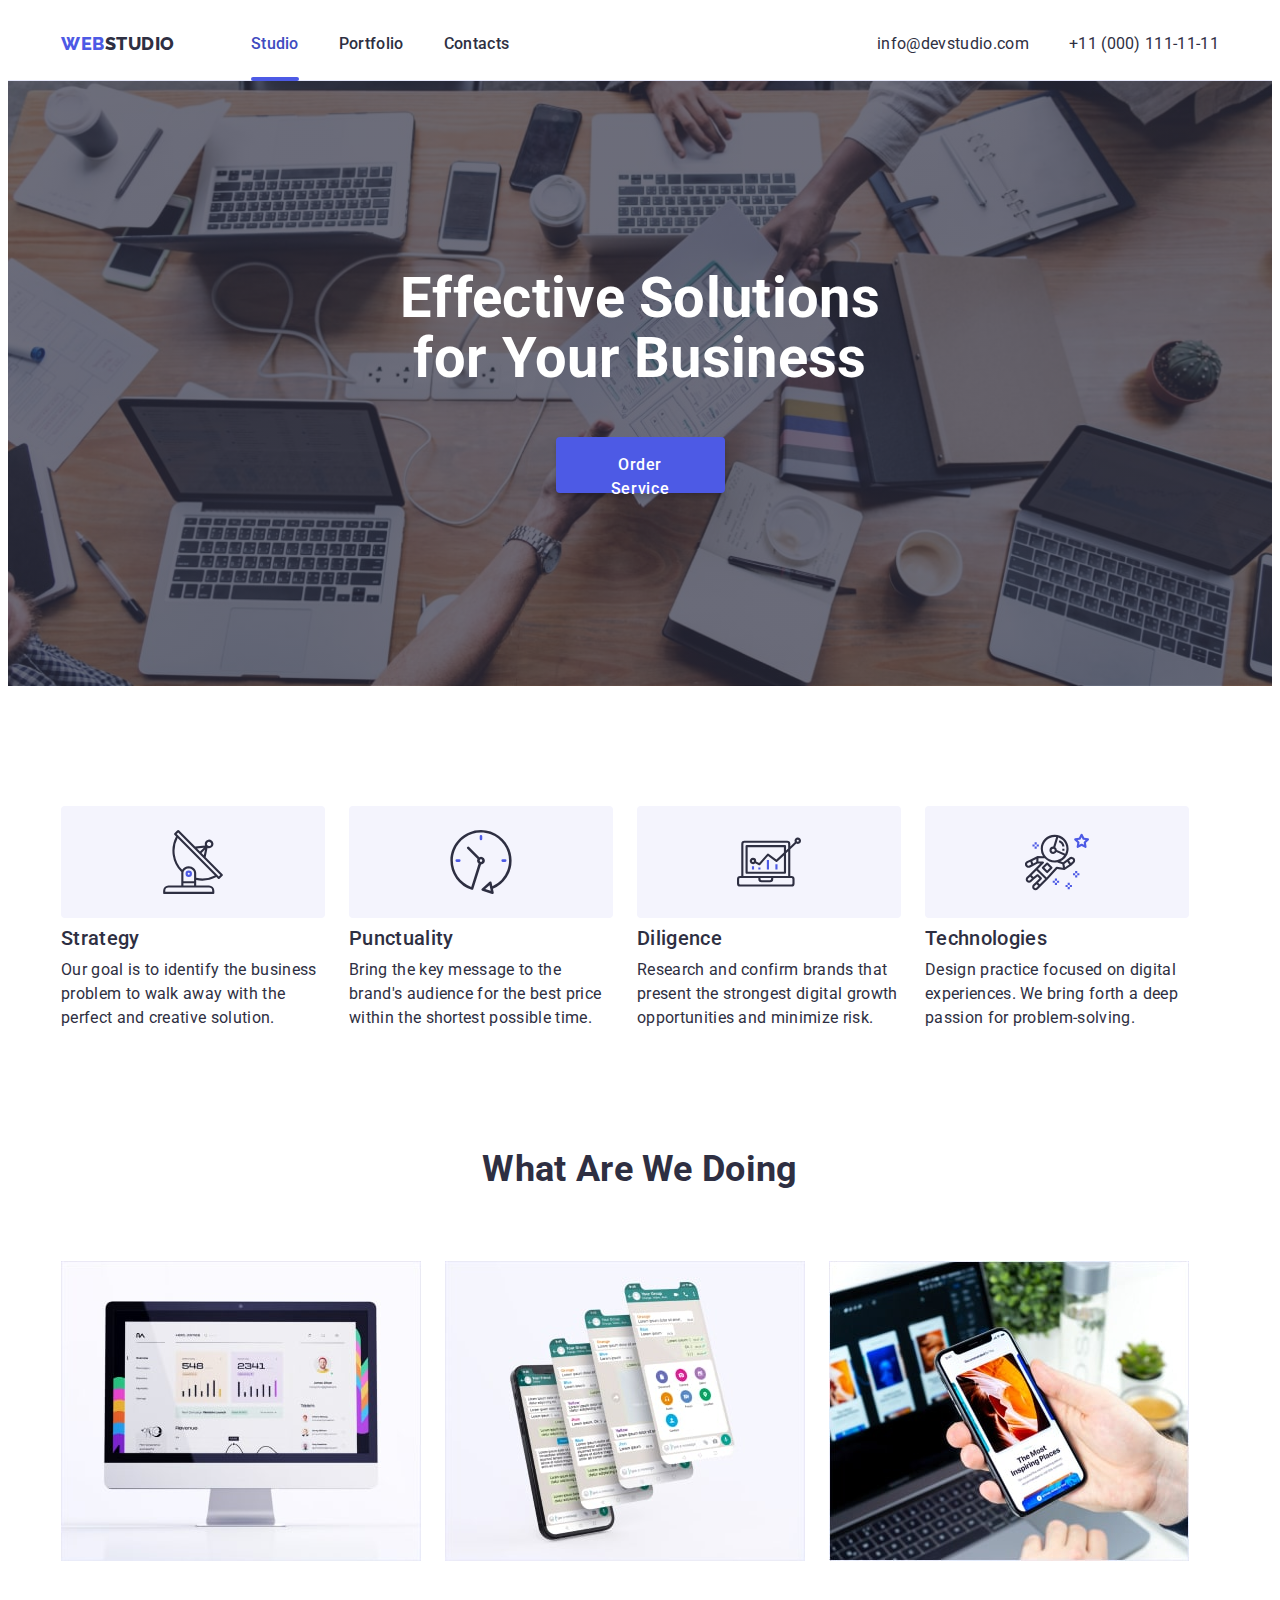
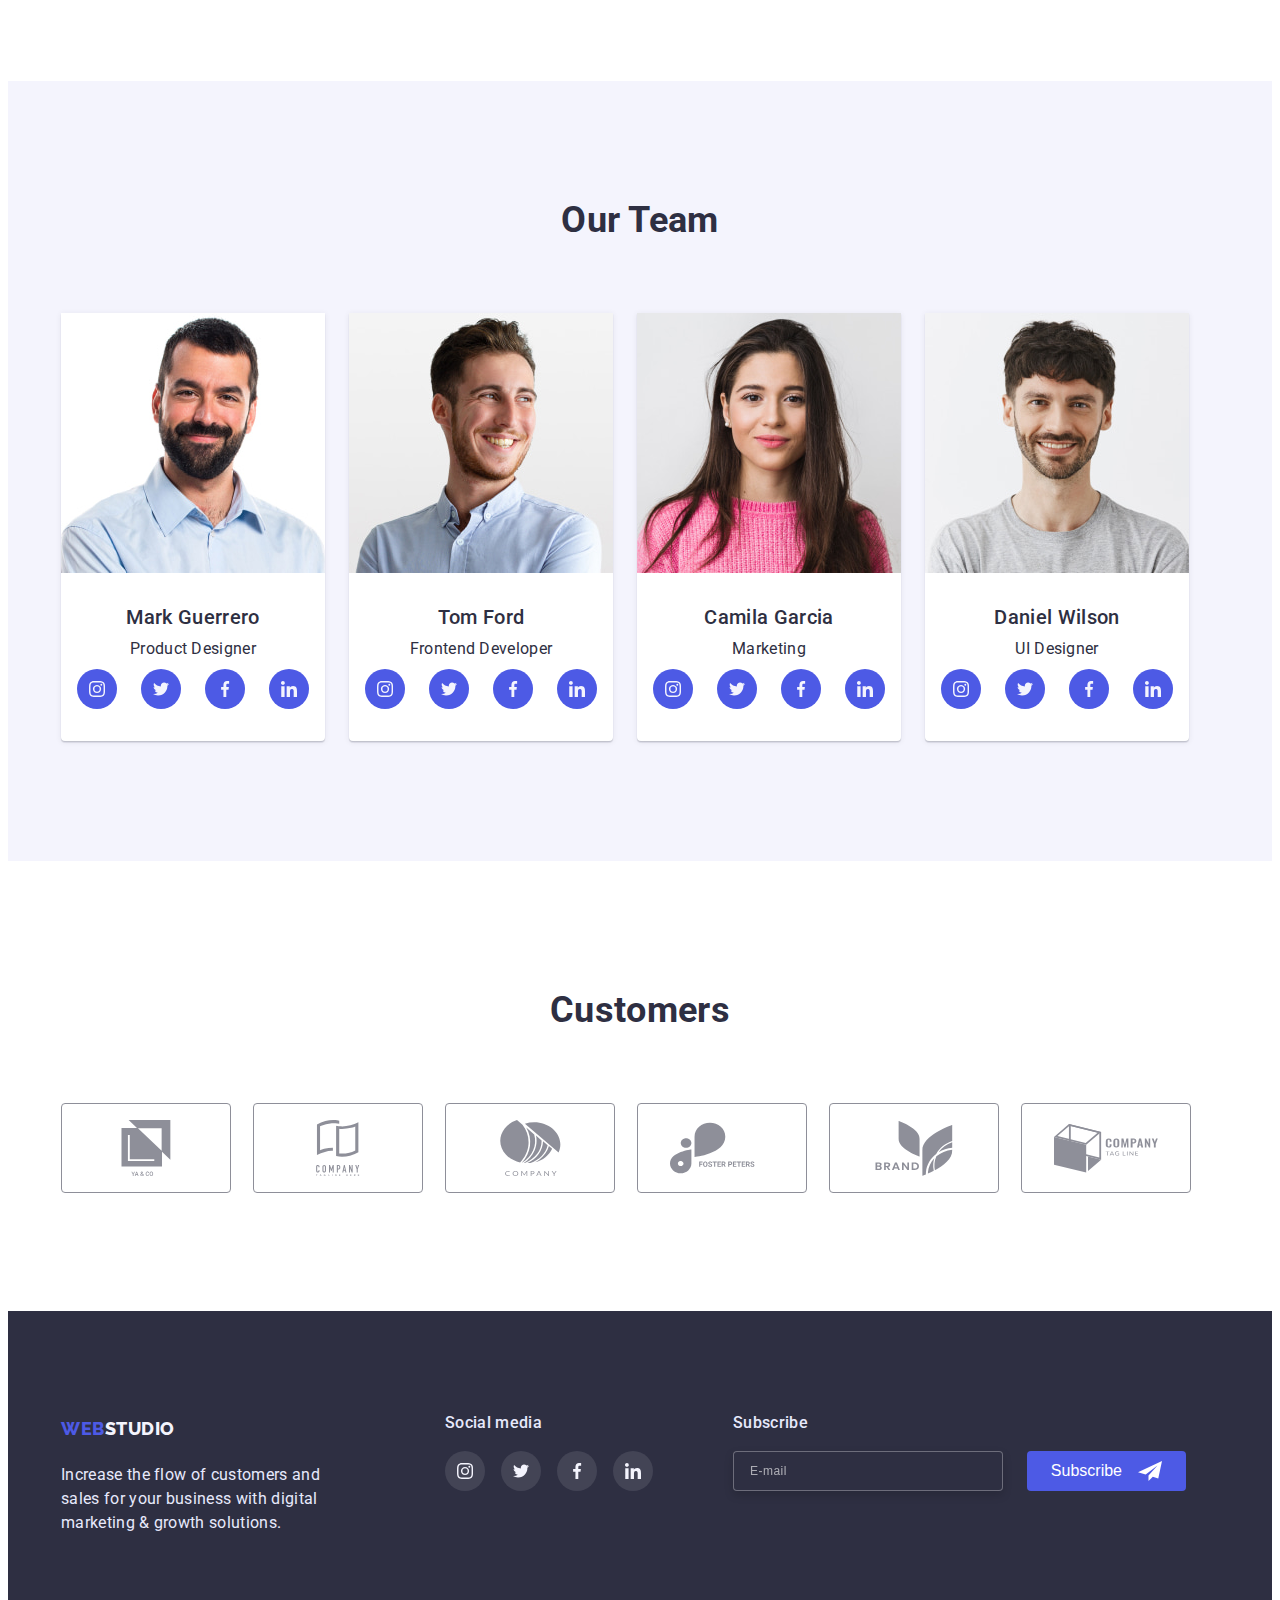
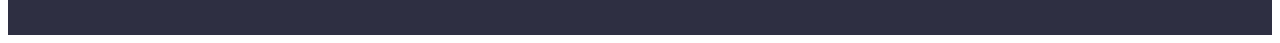
<file: index.html>
<!DOCTYPE html>
<html lang="en">
  <head>
    <meta charset="UTF-8" />
    <meta http-equiv="X-UA-Compatible" content="IE=edge" />
    <meta name="viewport" content="width=device-width, initial-scale=1.0" />
    <title>WEBSTUDIO</title>

    <link rel="preconnect" href="https://fonts.googleapis.com" />
    <link rel="preconnect" href="https://fonts.gstatic.com" crossorigin />
    <link
      href="https://fonts.googleapis.com/css2?family=Raleway:wght@800&family=Roboto:wght@400;500;700;900&display=swap"
      rel="stylesheet"
    />
    <link
      rel="stylesheet"
      href="https://cdnjs.cloudflare.com/ajax/libs/modern-normalize/1.1.0/modern-normalize.min.css"
      integrity="sha512-wpPYUAdjBVSE4KJnH1VR1HeZfpl1ub8YT/NKx4PuQ5NmX2tKuGu6U/JRp5y+Y8XG2tV+wKQpNHVUX03MfMFn9Q=="
      crossorigin="anonymous"
      referrerpolicy="no-referrer"
    />
    <link rel="stylesheet" href="./css/styles.css" />
  </head>

  <body>
    <!-- header -->

    <header class="header">
      <div class="container">
        <nav class="nav">
          <a href="./index.html" class="logo"
            ><span class="logo-color">WEB</span>STUDIO</a
          >
          <ul class="nav-list">
            <li class="item">
              <a href="./index.html" class="link current">Studio</a>
            </li>
            <li class="item">
              <a href="./Portfolio.html" class="link">Portfolio</a>
            </li>
            <li class="item"><a href="" class="link">Contacts</a></li>
          </ul>

          <address class="addres">
            <ul class="addres-list">
              <li class="item">
                <a href="mailto:info@devstudio.com" class="link"
                  >info@devstudio.com</a
                >
              </li>
              <li class="item">
                <a href="tel:+110001111111" class="link">+11 (000) 111-11-11</a>
              </li>
            </ul>
          </address>
        </nav>
      </div>
    </header>

    <!-- main -->

    <main class="main">
      <section class="main-section">
        <div class="container">
          <h1 class="main-title">
            Effective Solutions <br />
            for Your Business
          </h1>
          <button type="button" class="btn" data-modal-open>
            Order Service
          </button>
        </div>
      </section>

      <section class="advantage-section section">
        <div class="container">
          <h2 class="visually-hidden">Advantage</h2>
          <ul class="advantage-list">
            <li class="item">
              <div class="advantage-bg">
                <svg class="advantage-icon">
                  <use href="./images/icons.svg#icon-antenna"></use>
                </svg>
              </div>
              <h3 class="title">Strategy</h3>
              <p class="paragraph">
                Our goal is to identify the business problem to walk away with
                the perfect and creative solution.
              </p>
            </li>
            <li class="item">
              <div class="advantage-bg">
                <svg class="advantage-icon">
                  <use href="./images/icons.svg#icon-clock"></use>
                </svg>
              </div>
              <h3 class="title">Punctuality</h3>
              <p class="paragraph">
                Bring the key message to the brand's audience for the best price
                within the shortest possible time.
              </p>
            </li>
            <li class="item">
              <div class="advantage-bg">
                <svg class="advantage-icon">
                  <use href="./images/icons.svg#icon-diagram"></use>
                </svg>
              </div>
              <h3 class="title">Diligence</h3>
              <p class="paragraph">
                Research and confirm brands that present the strongest digital
                growth opportunities and minimize risk.
              </p>
            </li>
            <li class="item">
              <div class="advantage-bg">
                <svg class="advantage-icon">
                  <use href="./images/icons.svg#icon-astronaut"></use>
                </svg>
              </div>
              <h3 class="title">Technologies</h3>
              <p class="paragraph">
                Design practice focused on digital experiences. We bring forth a
                deep passion for problem-solving.
              </p>
            </li>
          </ul>
        </div>
      </section>

      <section class="galery-section section">
        <div class="container">
          <h2 class="title-section">What Are We Doing</h2>
          <ul class="galery-list">
            <li class="item">
              <img src="./images/img1-stats.jpg" alt="stats" width="360" />
            </li>
            <li class="item">
              <img src="./images/img2-chat.jpg" alt="chat" width="360" />
            </li>
            <li class="item">
              <img
                src="./images/img3-recommended.jpg"
                alt="recommended"
                width="360"
              />
            </li>
          </ul>
        </div>
      </section>

      <section class="team-section section">
        <div class="container">
          <h2 class="title-section">Our Team</h2>
          <ul class="team-list">
            <li class="item team">
              <img
                src="./images/1-Mark-Guerrero.jpg"
                alt="Mark-Guerrero"
                width="264"
              />
              <div class="team-text-box">
                <h3 class="title">Mark Guerrero</h3>
                <p class="paragraph">Product Designer</p>
                <ul class="team-soc-list">
                  <li class="team-soc-item">
                    <a
                      href="https://www.instagram.com/"
                      class="team-soc-link"
                      target="_blank"
                      rel="noopener noreferrer"
                    >
                      <svg class="team-soc-icon">
                        <use href="./images/icons.svg#icon-instagram"></use>
                      </svg>
                    </a>
                  </li>
                  <li class="team-soc-item">
                    <a
                      href="https://twitter.com/"
                      class="team-soc-link"
                      target="_blank"
                      rel="noopener noreferrer"
                    >
                      <svg class="team-soc-icon">
                        <use href="./images/icons.svg#icon-twitter"></use>
                      </svg>
                    </a>
                  </li>
                  <li class="team-soc-item">
                    <a
                      href="https://facebook.com/"
                      class="team-soc-link"
                      target="_blank"
                      rel="noopener noreferrer"
                    >
                      <svg class="team-soc-icon">
                        <use href="./images/icons.svg#icon-facebook"></use>
                      </svg>
                    </a>
                  </li>
                  <li class="team-soc-item">
                    <a
                      href="https://linkedin.com/"
                      class="team-soc-link"
                      target="_blank"
                      rel="noopener noreferrer"
                    >
                      <svg class="team-soc-icon">
                        <use href="./images/icons.svg#icon-linkedin"></use>
                      </svg>
                    </a>
                  </li>
                </ul>
              </div>
            </li>
            <li class="item team">
              <img src="./images/2-Tom-Ford.jpg" alt="Tom-Ford" width="264" />
              <div class="team-text-box">
                <h3 class="title">Tom Ford</h3>
                <p class="paragraph">Frontend Developer</p>
                <ul class="team-soc-list">
                  <li class="team-soc-item">
                    <a
                      href="https://www.instagram.com/"
                      class="team-soc-link"
                      target="_blank"
                      rel="noopener noreferrer"
                    >
                      <svg class="team-soc-icon">
                        <use href="./images/icons.svg#icon-instagram"></use>
                      </svg>
                    </a>
                  </li>
                  <li class="team-soc-item">
                    <a
                      href="https://twitter.com/"
                      class="team-soc-link"
                      target="_blank"
                      rel="noopener noreferrer"
                    >
                      <svg class="team-soc-icon">
                        <use href="./images/icons.svg#icon-twitter"></use>
                      </svg>
                    </a>
                  </li>
                  <li class="team-soc-item">
                    <a
                      href="https://facebook.com/"
                      class="team-soc-link"
                      target="_blank"
                      rel="noopener noreferrer"
                    >
                      <svg class="team-soc-icon">
                        <use href="./images/icons.svg#icon-facebook"></use>
                      </svg>
                    </a>
                  </li>
                  <li class="team-soc-item">
                    <a
                      href="https://linkedin.com/"
                      class="team-soc-link"
                      target="_blank"
                      rel="noopener noreferrer"
                    >
                      <svg class="team-soc-icon">
                        <use href="./images/icons.svg#icon-linkedin"></use>
                      </svg>
                    </a>
                  </li>
                </ul>
              </div>
            </li>
            <li class="item team">
              <img
                src="./images/3-Camila-Garcia.jpg"
                alt="Camila-Garcia"
                width="264"
              />
              <div class="team-text-box">
                <h3 class="title">Camila Garcia</h3>
                <p class="paragraph">Marketing</p>
                <ul class="team-soc-list">
                  <li class="team-soc-item">
                    <a
                      href="https://www.instagram.com/"
                      class="team-soc-link"
                      target="_blank"
                      rel="noopener noreferrer"
                    >
                      <svg class="team-soc-icon">
                        <use href="./images/icons.svg#icon-instagram"></use>
                      </svg>
                    </a>
                  </li>
                  <li class="team-soc-item">
                    <a
                      href="https://twitter.com/"
                      class="team-soc-link"
                      target="_blank"
                      rel="noopener noreferrer"
                    >
                      <svg class="team-soc-icon">
                        <use href="./images/icons.svg#icon-twitter"></use>
                      </svg>
                    </a>
                  </li>
                  <li class="team-soc-item">
                    <a
                      href="https://facebook.com/"
                      class="team-soc-link"
                      target="_blank"
                      rel="noopener noreferrer"
                    >
                      <svg class="team-soc-icon">
                        <use href="./images/icons.svg#icon-facebook"></use>
                      </svg>
                    </a>
                  </li>
                  <li class="team-soc-item">
                    <a
                      href="https://linkedin.com/"
                      class="team-soc-link"
                      target="_blank"
                      rel="noopener noreferrer"
                    >
                      <svg class="team-soc-icon">
                        <use href="./images/icons.svg#icon-linkedin"></use>
                      </svg>
                    </a>
                  </li>
                </ul>
              </div>
            </li>
            <li class="item team">
              <img
                src="./images/4-DanielWilson.jpg"
                alt="Daniel-Wilson"
                width="264"
              />
              <div class="team-text-box">
                <h3 class="title">Daniel Wilson</h3>
                <p class="paragraph">UI Designer</p>
                <ul class="team-soc-list">
                  <li class="team-soc-item">
                    <a
                      href="https://www.instagram.com/"
                      class="team-soc-link"
                      target="_blank"
                      rel="noopener noreferrer"
                    >
                      <svg class="team-soc-icon">
                        <use href="./images/icons.svg#icon-instagram"></use>
                      </svg>
                    </a>
                  </li>
                  <li class="team-soc-item">
                    <a
                      href="https://twitter.com/"
                      class="team-soc-link"
                      target="_blank"
                      rel="noopener noreferrer"
                    >
                      <svg class="team-soc-icon">
                        <use href="./images/icons.svg#icon-twitter"></use>
                      </svg>
                    </a>
                  </li>
                  <li class="team-soc-item">
                    <a
                      href="https://facebook.com/"
                      class="team-soc-link"
                      target="_blank"
                      rel="noopener noreferrer"
                    >
                      <svg class="team-soc-icon">
                        <use href="./images/icons.svg#icon-facebook"></use>
                      </svg>
                    </a>
                  </li>
                  <li class="team-soc-item">
                    <a
                      href="https://linkedin.com/"
                      class="team-soc-link"
                      target="_blank"
                      rel="noopener noreferrer"
                    >
                      <svg class="team-soc-icon">
                        <use href="./images/icons.svg#icon-linkedin"></use>
                      </svg>
                    </a>
                  </li>
                </ul>
              </div>
            </li>
          </ul>
        </div>
      </section>
      <section class="customers">
        <div class="container">
          <h2 class="customers-title">Customers</h2>
          <ul class="customers-list">
            <li class="customers-item">
              <a
                href=""
                class="customers-link"
                target="_blank"
                rel="noopener noreferrer"
              >
                <svg class="customers-icon">
                  <use href="./images/icons.svg#icon-company1"></use>
                </svg>
              </a>
            </li>
            <li class="customers-item">
              <a
                href=""
                class="customers-link"
                target="_blank"
                rel="noopener noreferrer"
              >
                <svg class="customers-icon">
                  <use href="./images/icons.svg#icon-company2"></use>
                </svg>
              </a>
            </li>
            <li class="customers-item">
              <a
                href=""
                class="customers-link"
                target="_blank"
                rel="noopener noreferrer"
              >
                <svg class="customers-icon">
                  <use href="./images/icons.svg#icon-company3"></use>
                </svg>
              </a>
            </li>
            <li class="customers-item">
              <a
                href=""
                class="customers-link"
                target="_blank"
                rel="noopener noreferrer"
              >
                <svg class="customers-icon">
                  <use href="./images/icons.svg#icon-company4"></use>
                </svg>
              </a>
            </li>
            <li class="customers-item">
              <a
                href=""
                class="customers-link"
                target="_blank"
                rel="noopener noreferrer"
              >
                <svg class="customers-icon">
                  <use href="./images/icons.svg#icon-company5"></use>
                </svg>
              </a>
            </li>
            <li class="customers-item">
              <a
                href=""
                class="customers-link"
                target="_blank"
                rel="noopener noreferrer"
              >
                <svg class="customers-icon">
                  <use href="./images/icons.svg#icon-company6"></use>
                </svg>
              </a>
            </li>
          </ul>
        </div>
      </section>
    </main>

    <!-- footer -->

    <footer class="footer">
      <div class="container">
        <div class="footer-logo-box">
          <a href="./index.html" class="logo logo-footer"
            ><span class="logo-color">WEB</span>STUDIO</a
          >
          <p class="paragraph paragraph-color">
            Increase the flow of customers and sales for your business with
            digital marketing & growth solutions.
          </p>
        </div>
        <div class="footer-soc-box">
          <h2 class="footer-soc-title">Social media</h2>
          <ul class="footer-soc-list">
            <li class="footer-soc-item">
              <a
                class="footer-soc-link"
                href="https://www.instagram.com/"
                target="_blank"
                rel="noopener noreferrer"
              >
                <svg class="footer-soc-icon">
                  <use href="./images/icons.svg#icon-instagram"></use>
                </svg>
              </a>
            </li>
            <li class="footer-soc-item">
              <a
                class="footer-soc-link"
                href="https://twitter.com/"
                target="_blank"
                rel="noopener noreferrer"
              >
                <svg class="footer-soc-icon">
                  <use href="./images/icons.svg#icon-twitter"></use>
                </svg>
              </a>
            </li>
            <li class="footer-soc-item">
              <a
                class="footer-soc-link"
                href="https://facebook.com/"
                target="_blank"
                rel="noopener noreferrer"
              >
                <svg class="footer-soc-icon">
                  <use href="./images/icons.svg#icon-facebook"></use>
                </svg>
              </a>
            </li>
            <li class="footer-soc-item">
              <a
                class="footer-soc-link"
                href="https://linkedin.com/"
                target="_blank"
                rel="noopener noreferrer"
              >
                <svg class="footer-soc-icon">
                  <use href="./images/icons.svg#icon-linkedin"></use>
                </svg>
              </a>
            </li>
          </ul>
        </div>
        <div class="footer-subscribe">
          <p class="subscribe-title">Subscribe</p>
          <form class="footer-form">
            <input
              class="footer-imput"
              type="email"
              name="mail"
              placeholder="E-mail"
              required
            />
            <button class="footer-btn" type="submit">
              <span>Subscribe</span>
              <svg class="footer-btn-icon">
                <use href="./images/icons.svg#icon-airplane"></use>
              </svg>
            </button>
          </form>
        </div>
      </div>
    </footer>

    <!-- modal -->

    <div class="backdrop is-hidden" data-modal>
      <div class="modal">
        <button type="button" class="modal-btn" data-modal-close>
          <svg class="icon-modal-close-btn">
            <use href="./images/icons.svg#icon-modal-close-btn"></use>
          </svg>
        </button>
        <p class="modal-title">Leave your contacts and we will call you back</p>
        <form class="modal-form">
          <div class="form-field">
            <label class="form-label" for="name">Name</label>
            <div class="input-wrap">
              <input
                class="form-input"
                type="text"
                name="name"
                id="name"
                required
              />
              <svg class="form-input-icon" width="18" hight="18">
                <use href="./images/icons.svg#icon-person"></use>
              </svg>
            </div>
          </div>
          <div class="form-field">
            <label class="form-label" for="tel">Phone</label>
            <div class="input-wrap">
              <input
                class="form-input"
                type="tel"
                name="tel"
                id="tel"
                required
              />
              <svg class="form-input-icon" width="18" hight="24">
                <use href="./images/icons.svg#icon-phone"></use>
              </svg>
            </div>
          </div>
          <div class="form-field">
            <label class="form-label" for="mail">Email</label>
            <div class="input-wrap">
              <input class="form-input" type="email" name="mail" id="mail" />
              <svg class="form-input-icon" width="18" hight="24">
                <use href="./images/icons.svg#icon-email"></use>
              </svg>
            </div>
          </div>
          <div class="form-field">
            <label class="form-label" for="comment">Comment</label>
            <textarea
              class="form-input textarea"
              name="comment"
              id="comment"
              placeholder="Text input"
            ></textarea>
          </div>
          <div class="form-checkbox">
            <input
              class="input-check"
              type="checkbox"
              name="policy"
              value="true"
              id="policy"
              required
            />
            <label class="form-label check-text" for="policy">
              <span>
                <svg class="check-icon" width="10" hight="8">
                  <use href="./images/icons.svg#icon-check"></use>
                </svg>
              </span>
              I accept the terms and conditions of the
              <a href="#" class="modal-policy">Privacy Policy</a></label
            >
          </div>
          <button class="modal-btn-send" type="submit">Send</button>
        </form>
      </div>
    </div>

    <script src="./js/modal.js"></script>
  </body>
</html>
</file>
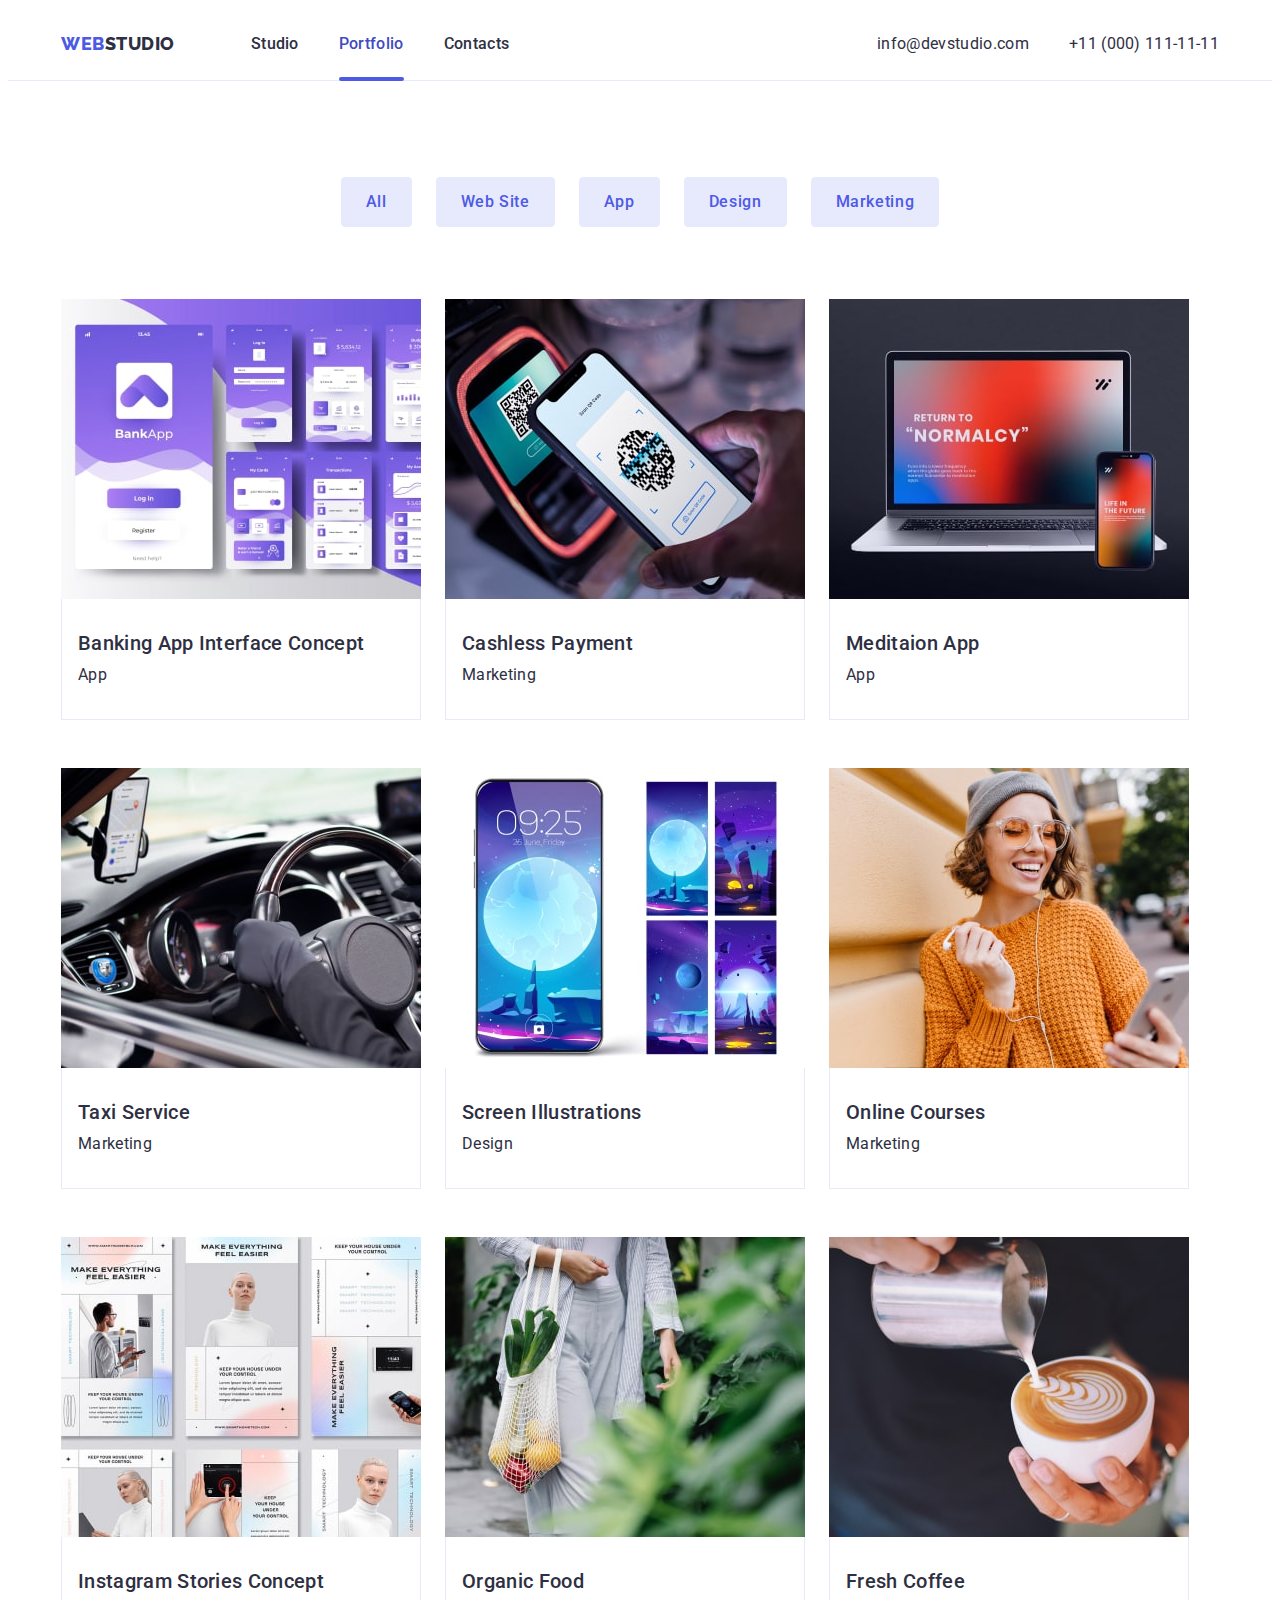
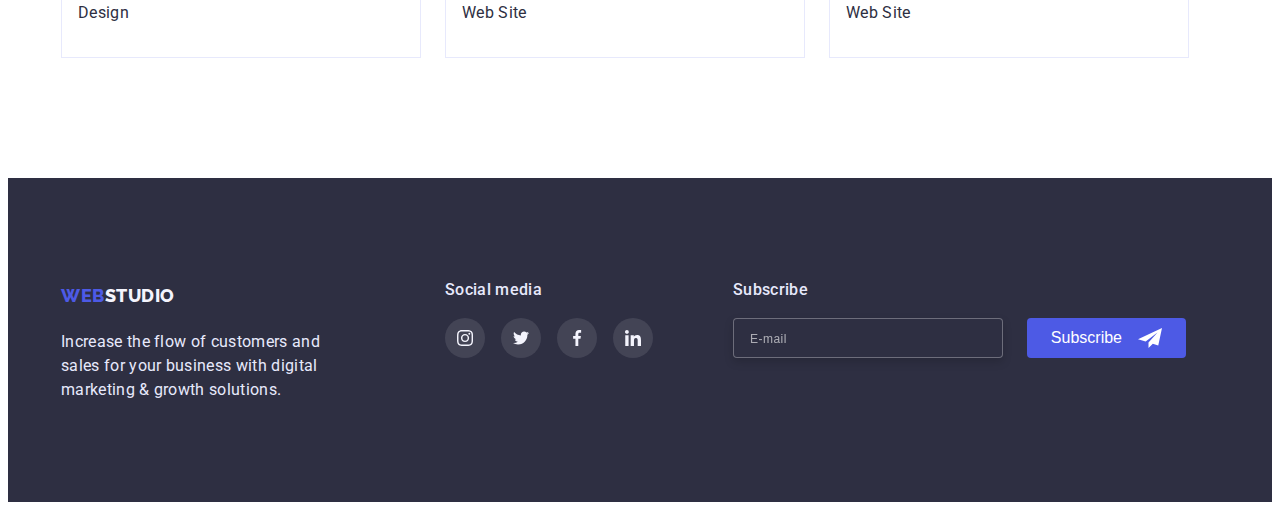
<file: Portfolio.html>
<!DOCTYPE html>
<html lang="en">
  <head>
    <meta charset="UTF-8" />
    <meta http-equiv="X-UA-Compatible" content="IE=edge" />
    <meta name="viewport" content="width=device-width, initial-scale=1.0" />
    <title>WEBSTUDIO</title>

    <link rel="preconnect" href="https://fonts.googleapis.com" />
    <link rel="preconnect" href="https://fonts.gstatic.com" crossorigin />
    <link
      href="https://fonts.googleapis.com/css2?family=Raleway:wght@800&family=Roboto:wght@400;500;700;900&display=swap"
      rel="stylesheet"
    />
    <link
      rel="stylesheet"
      href="https://cdnjs.cloudflare.com/ajax/libs/modern-normalize/1.1.0/modern-normalize.min.css"
      integrity="sha512-wpPYUAdjBVSE4KJnH1VR1HeZfpl1ub8YT/NKx4PuQ5NmX2tKuGu6U/JRp5y+Y8XG2tV+wKQpNHVUX03MfMFn9Q=="
      crossorigin="anonymous"
      referrerpolicy="no-referrer"
    />
    <link rel="stylesheet" href="./css/styles.css" />
  </head>

  <body>
    <!-- header -->

    <header class="header">
      <div class="container">
        <nav class="nav">
          <a href="./index.html" class="logo"
            ><span class="logo-color">WEB</span>STUDIO</a
          >
          <ul class="nav-list">
            <li class="item">
              <a href="./index.html" class="link">Studio</a>
            </li>
            <li class="item">
              <a href="./Portfolio.html" class="link current">Portfolio</a>
            </li>
            <li class="item"><a href="" class="link">Contacts</a></li>
          </ul>

          <address class="addres">
            <ul class="addres-list">
              <li class="item">
                <a href="mailto:info@devstudio.com" class="link"
                  >info@devstudio.com</a
                >
              </li>
              <li class="item">
                <a href="tel:+110001111111" class="link">+11 (000) 111-11-11</a>
              </li>
            </ul>
          </address>
        </nav>
      </div>
    </header>

    <!-- main -->

    <main>
      <section class="portfolio">
        <div class="container">
          <h1 class="visually-hidden">Portfolio</h1>
          <ul class="btn-list">
            <li class="item">
              <button type="button" class="btn">All</button>
            </li>
            <li class="item">
              <button type="button" class="btn">Web Site</button>
            </li>
            <li class="item"><button type="button" class="btn">App</button></li>
            <li class="item">
              <button type="button" class="btn">Design</button>
            </li>
            <li class="item">
              <button type="button" class="btn">Marketing</button>
            </li>
          </ul>
          <ul class="portfolio-list">
            <li class="item">
              <a class="link" href="#">
                <div class="portfolio-img">
                  <img
                    src="./images/Banking-App-Interface-Concept.jpg"
                    alt="Banking App Interface Concept"
                    width="360"
                    height="300"
                  />
                  <p class="portfolio-img-text">
                    14 Stylish and User-Friendly App Design Concepts · Task Manager App · Calorie Tracker App · Exotic Fruit Ecommerce App · Cloud Storage App
                  </p>
                </div>
                <div class="portfolio-text">
                  <h2 class="title">Banking App Interface Concept</h2>
                  <p class="paragraph">App</p>
                </div>
              </a>
            </li>
            <li class="item">
              <a class="link" href="#">
                <div class="portfolio-img">
                  <img
                    src="./images/Cashless-Payment.jpg"
                    alt="Cashless Payment"
                    width="360"
                    height="300"
                  />
                  <p class="portfolio-img-text">
                    14 Stylish and User-Friendly App Design Concepts · Task Manager App · Calorie Tracker App · Exotic Fruit Ecommerce App · Cloud Storage App
                  </p>
                </div>
                <div class="portfolio-text">
                  <h2 class="title">Cashless Payment</h2>
                  <p class="paragraph">Marketing</p>
                </div>
              </a>
            </li>
            <li class="item">
              <a class="link" href="#">
                <div class="portfolio-img">
                  <img
                    src="./images/Meditaion-App.jpg"
                    alt="Meditaion App"
                    width="360"
                    height="300"
                  />
                  <p class="portfolio-img-text">
                    14 Stylish and User-Friendly App Design Concepts · Task Manager App · Calorie Tracker App · Exotic Fruit Ecommerce App · Cloud Storage App
                  </p>
                </div>
                <div class="portfolio-text">
                  <h2 class="title">Meditaion App</h2>
                  <p class="paragraph">App</p>
                </div></a
              >
            </li>
            <li class="item">
              <a class="link" href="#">
                <div class="portfolio-img">
                  <img
                    src="./images/Taxi-Service.jpg"
                    alt="Taxi Service"
                    width="360"
                    height="300"
                  />
                  <p class="portfolio-img-text">
                    14 Stylish and User-Friendly App Design Concepts · Task Manager App · Calorie Tracker App · Exotic Fruit Ecommerce App · Cloud Storage App
                  </p>
                </div>
                <div class="portfolio-text">
                  <h2 class="title">Taxi Service</h2>
                  <p class="paragraph">Marketing</p>
                </div></a
              >
            </li>
            <li class="item">
              <a class="link" href="#">
                <div class="portfolio-img">
                  <img
                    src="./images/Screen-Illustrations.jpg"
                    alt="Screen Illustrations"
                    width="360"
                    height="300"
                  />
                  <p class="portfolio-img-text">
                    14 Stylish and User-Friendly App Design Concepts · Task Manager App · Calorie Tracker App · Exotic Fruit Ecommerce App · Cloud Storage App
                  </p>
                </div>
                <div class="portfolio-text">
                  <h2 class="title">Screen Illustrations</h2>
                  <p class="paragraph">Design</p>
                </div></a
              >
            </li>
            <li class="item">
              <a class="link" href="#">
                <div class="portfolio-img">
                  <img
                    src="./images/Online-Courses.jpg"
                    alt="Online Courses"
                    width="360"
                    height="300"
                  />
                  <p class="portfolio-img-text">
                    14 Stylish and User-Friendly App Design Concepts · Task Manager App · Calorie Tracker App · Exotic Fruit Ecommerce App · Cloud Storage App
                  </p>
                </div>
                <div class="portfolio-text">
                  <h2 class="title">Online Courses</h2>
                  <p class="paragraph">Marketing</p>
                </div></a
              >
            </li>
            <li class="item">
              <a class="link" href="#"></a>
                <div class="portfolio-img">
                  <img
                    src="./images/Instagram-Stories-Concept.jpg"
                    alt="Instagram Stories Concept"
                    width="360"
                    height="300"
                  />
                  <p class="portfolio-img-text">
                    14 Stylish and User-Friendly App Design Concepts · Task Manager App · Calorie Tracker App · Exotic Fruit Ecommerce App · Cloud Storage App
                  </p>
                </div>
                <div class="portfolio-text">
                  <h2 class="title">Instagram Stories Concept</h2>
                  <p class="paragraph">Design</p>
                </div></a
              >
            </li>
            <li class="item">
              <a class="link" href="#"
                >
                <div class="portfolio-img">
                  <img
                  src="./images/Organic-Food.jpg"
                  alt="Organic Food"
                  width="360"
                  height="300"
                />
                  <p class="portfolio-img-text">
                   14 Stylish and User-Friendly App Design Concepts · Task Manager App · Calorie Tracker App · Exotic Fruit Ecommerce App · Cloud Storage App
                  </p>
                </div>
                <div class="portfolio-text">
                  <h2 class="title">Organic Food</h2>
                  <p class="paragraph">Web Site</p>
                </div></a
              >
            </li>
            <li class="item">
              <a class="link" href="#"
                >
                <div class="portfolio-img">
                  <img
                  src="./images/Fresh-Coffee.jpg"
                  alt="Fresh Coffee"
                  width="360"
                  height="300"
                />
                 <p class="portfolio-img-text">
                   14 Stylish and User-Friendly App Design Concepts · Task Manager App · Calorie Tracker App · Exotic Fruit Ecommerce App · Cloud Storage App
                  </p>
                </div>
                <div class="portfolio-text">
                  <h2 class="title">Fresh Coffee</h2>
                  <p class="paragraph">Web Site</p>
                </div></a
              >
            </li>
          </ul>
        </div>
      </section>
    </main>

    <!-- footer -->

    <footer class="footer">
      <div class="container">
        <div class="footer-logo-box">
          <a href="./index.html" class="logo logo-footer"
            ><span class="logo-color">WEB</span>STUDIO</a
          >
          <p class="paragraph paragraph-color">
            Increase the flow of customers and sales for your business with
            digital marketing & growth solutions.
          </p>
        </div>
        <div class="footer-soc-box">
          <h2 class="footer-soc-title">Social media</h2>
          <ul class="footer-soc-list">
            <li class="footer-soc-item">
              <a
                class="footer-soc-link"
                href="https://www.instagram.com/"
                target="_blank"
                rel="noopener noreferrer"
              >
                <svg class="footer-soc-icon">
                  <use href="./images/icons.svg#icon-instagram"></use>
                </svg>
              </a>
            </li>
            <li class="footer-soc-item">
              <a
                class="footer-soc-link"
                href="https://twitter.com/"
                target="_blank"
                rel="noopener noreferrer"
              >
                <svg class="footer-soc-icon">
                  <use href="./images/icons.svg#icon-twitter"></use>
                </svg>
              </a>
            </li>
            <li class="footer-soc-item">
              <a
                class="footer-soc-link"
                href="https://facebook.com/"
                target="_blank"
                rel="noopener noreferrer"
              >
                <svg class="footer-soc-icon">
                  <use href="./images/icons.svg#icon-facebook"></use>
                </svg>
              </a>
            </li>
            <li class="footer-soc-item">
              <a
                class="footer-soc-link"
                href="https://linkedin.com/"
                target="_blank"
                rel="noopener noreferrer"
              >
                <svg class="footer-soc-icon">
                  <use href="./images/icons.svg#icon-linkedin"></use>
                </svg>
              </a>
            </li>
          </ul>
        </div>
        <div class="footer-subscribe">
          <p class="subscribe-title">Subscribe</p>
          <form class="footer-form">
            <input
              class="footer-imput"
              type="email"
              name="mail"
              placeholder="E-mail"
              required
            />
            <button class="footer-btn" type="submit">
              <span>Subscribe</span>
              <svg class="footer-btn-icon">
                <use href="./images/icons.svg#icon-airplane"></use>
              </svg>
            </button>
          </form>
        </div>
      </div>
    </footer>
  </body>
</html>
</file>
<file: css/styles.css>
/* шрифт
 font-family: "Raleway", sans-serif;
font-family: "Roboto", sans-serif; */

/* головний колір шрифту #2E2F42 */
/* другий колір шрифту  #434455 */
/* колір шрифту у футері #E7E9FC */
/* колір шрифту основного заголовку #FFFFFF */
/* колір шрифту лого #4D5AE5 та #2E2F42 */
/* колір головного бекграунду #FFFFFF */
/* колір другого бекграунду #2E2F42 */
/* колір третього бекграунду #F4F4FD */
/* Колір кнопок у портфоліо #F4F4FD */
/* колір нажатої кнопки #404BBF */
/* колір нажатої кнопки у футорі #31D0AA */

:root {
  --activ-btn-color: #404bbf;
  --second-activ-btn-color: #31d0aa;
  --primary-text-color: #2e2f42;
  --second-text-color: #434455;
  --footer-text-color: #e7e9fc;
  --main-title-text-color: #ffffff;
  --accent-text-color: #4d5ae5;
  --bg-color-sectin: #f4f4fd;
  --customers-color: #8e8f99;
  --gradient: linear-gradient(rgba(46, 47, 66, 0.7), rgba(46, 47, 66, 0.7));
  --cubic-anim: cubic-bezier(0.4, 0, 0.2, 1);
}

body {
  font-family: "Roboto", sans-serif;
  color: var(--primary-text-color);
  font-weight: 400;
  letter-spacing: 0.02em;
}

.visually-hidden {
  position: absolute;
  white-space: nowrap;
  width: 1px;
  height: 1px;
  overflow: hidden;
  border: 0;
  padding: 0;
  clip: rect(0 0 0 0);
  clip-path: inset(50%);
  margin: -1px;
}

.item {
  list-style: none;
}

.title {
  font-weight: 500;
  font-size: 20px;
  line-height: 1.2;
}

.paragraph {
  font-size: 16px;
  line-height: 1.5;
}

img {
  display: block;
  max-width: 100%;
  height: auto;
}

.container {
  width: 100%;
  max-width: 1158px;
  padding-left: 15px;
  padding-right: 15px;
  margin: 0 auto;
}

p,
h1,
h2,
h3,
h4,
h5,
h6 {
  margin: 0;
}

ul {
  margin: 0;
  padding-left: 0;
}

/* ----------------header --------------*/
.header {
  border-bottom: 1px solid var(--footer-text-color);
}

.nav {
  display: flex;
  align-items: center;
  height: 72px;
}

.nav-list {
  display: flex;
  margin-left: 76px;
}

.nav-list .item + .item {
  margin-left: 40px;
}

.addres {
  margin-left: auto;
}

.addres-list {
  display: flex;
}

.addres-list .item + .item {
  margin-left: 40px;
}

.logo {
  color: var(--primary-text-color);
  text-decoration: none;
  font-family: "Raleway", sans-serif;
  font-weight: 800;
  font-size: 18px;
  line-height: 2;
  letter-spacing: 0.03em;
}

.logo .logo-color {
  color: var(--accent-text-color);
}

.nav .link {
  display: block;
  color: var(--primary-text-color);
  font-weight: 500;
  text-decoration: none;
  font-size: 16px;
  line-height: 1.5;
  padding-top: 24px;
  padding-bottom: 24px;

  transition-property: color;
  transition-duration: 250ms;
  transition-timing-function: var(--cubic-anim);
}

.nav .link:focus,
.nav .link:hover,
.link.current {
  color: var(--activ-btn-color);
}

.nav-list .item {
  position: relative;
}

.current::after {
  position: absolute;
  content: "";
  width: 100%;
  height: 4px;
  border-radius: 2px;
  background-color: var(--accent-text-color);
  bottom: -1px;
  left: 0;
}

.addres .link {
  color: inherit;
  text-decoration: none;
  font-weight: normal;
  font-style: normal;
  font-size: 16px;
  line-height: 1.5;

  transition-property: color;
  transition-duration: 250ms;
  transition-timing-function: var(--cubic-anim);
}

.addres .link:hover,
.addres .link:focus {
  color: var(--accent-text-color);
}

/* -------------------main---------------- */

/* --------hero------- */
.main-section {
  max-width: 1440px;
  margin: 0 auto;
  padding-top: 188px;
  padding-bottom: 188px;
  text-align: center;

  background-color: var(--primary-text-color);
  background-image: var(--gradient), url(../images/people-office.jpg);
  background-position: center;
  background-size: cover;
}

.main-title {
  color: var(--main-title-text-color);
  font-weight: 700;
  font-size: 56px;
  line-height: 1.07;
}

.main-section .btn {
  margin-top: 48px;
  padding: 16px 31px;

  color: var(--main-title-text-color);
  font-family: inherit;
  font-weight: 500;
  font-size: 16px;
  line-height: 1.5;
  letter-spacing: 0.04em;

  width: 169px;
  height: 56px;
  background-color: var(--accent-text-color);
  cursor: pointer;
  border: none;
  border-radius: 4px;
  box-shadow: 0px 4px 4px rgba(0, 0, 0, 0.15);

  transition-property: background-color;
  transition-duration: 250ms;
  transition-timing-function: var(--cubic-anim);
}

.main-section .btn:hover,
.main-section .btn:focus {
  background-color: var(--activ-btn-color);
}

/* --------modal------- */

.backdrop {
  position: fixed;
  top: 0;
  left: 0;
  width: 100%;
  height: 100%;
  background-color: rgba(46, 47, 66, 0.4);

  transition-property: opacity visibility;
  transition-duration: 250ms;
  transition-timing-function: var(--cubic-anim);
}

.is-hidden {
  opacity: 0;
  visibility: hidden;
  pointer-events: none;
}

.modal {
  position: absolute;
  top: 50%;
  left: 50%;
  transform: translate(-50%, -50%) scaleX(1);
  transition: transform 250ms var(--cubic-anim);

  width: 408px;
  height: 584px;
  padding: 72px 24px 24px 24px;

  background-color: #fcfcfc;
  box-shadow: 0px 1px 1px rgba(0, 0, 0, 0.14), 0px 1px 3px rgba(0, 0, 0, 0.12),
    0px 2px 1px rgba(0, 0, 0, 0.2);
  border-radius: 4px;
}

.backdrop.is-hidden .modal {
  transform: translate(-50%, -100%) scaleX(0);
}

.modal-btn {
  position: absolute;
  top: 24px;
  right: 24px;

  width: 24px;
  height: 24px;
  display: flex;
  align-items: center;
  justify-content: center;

  background-color: var(--footer-text-color);
  border: 1px solid;
  border-radius: 50%;
  border-color: rgba(0, 0, 0, 0.1);
  cursor: pointer;

  fill: var(--primary-text-color);
}

.icon-modal-close-btn {
  width: 8px;
  height: 8px;
}

.modal-btn:hover,
.modal-btn:focus {
  background-color: var(--activ-btn-color);
  border-color: var(--activ-btn-color);
  fill: var(--main-title-text-color);
}

.modal-title {
  font-size: 16px;
  font-weight: 500;
  line-height: 1.5;
  text-align: center;
  letter-spacing: 0.02em;

  margin-bottom: 16px;
}

.modal-form {
  display: flex;
  flex-direction: column;
}

.form-field {
  width: 100%;
  margin-bottom: 8px;
}

.form-input::placeholder {
  font-size: 12px;
  line-height: 1.3;
  letter-spacing: 0.04em;
  color: rgba(117, 117, 117, 0.5);
}

.form-input {
  font-size: 12px;
  width: 100%;
  padding: 8px 38px;
  border: 1px solid rgba(33, 33, 33, 0.2);
  border-radius: 4px;
  outline: transparent;

  transition: border-color 250ms var(--cubic-anim);
}

.form-input:focus {
  border-color: var(--accent-text-color);
}

.form-label {
  font-size: 12px;
  line-height: 1.33;
  letter-spacing: 0.04em;
  color: #8e8f99;
}

.input-wrap {
  position: relative;
  margin-top: 4px;
}

.form-input-icon {
  position: absolute;
  top: 50%;
  left: 16px;
  transform: translateY(-50%);
  fill: var(--primary-text-color);

  transition: fill 250ms var(--cubic-anim);
}

.form-input:focus + .form-input-icon {
  fill: var(--accent-text-color);
}

.textarea {
  resize: none;
  width: 100%;
  height: 120px;
  padding-left: 16px;
}

.form-checkbox {
  display: flex;
  width: 100%;
  height: 16px;
  margin-top: 8px;
}

.input-check {
  appearance: none;
}
.check-text {
  display: flex;
  align-items: center;
  justify-content: center;
}

.check-text span {
  width: 16px;
  height: 16px;
  border: 1.25px solid var(--primary-text-color);
  border-radius: 2px;

  margin-right: 8px;

  display: flex;
  align-items: center;
  justify-content: center;

  fill: transparent;
  background-color: var(--main-title-text-color);

  transition-property: fill background-color border;
  transition-duration: 250ms;
  transition-timing-function: var(--cubic-anim);
}

.check-text:hover span,
.check-text:focus span {
  border-color: var(--accent-text-color);
}

.input-check:checked + .check-text span {
  fill: var(--main-title-text-color);
  background-color: var(--accent-text-color);
  border: none;
}

.policy-text {
  margin-left: 8px;
}

.modal-policy {
  color: var(--accent-text-color);
  margin-left: 4px;
}

.modal-btn-send {
  position: absolute;
  bottom: 24px;
  left: 50%;
  transform: translateX(-50%);

  color: var(--main-title-text-color);
  width: 169px;
  height: 56px;
  padding: 16px 32px;

  background-color: var(--accent-text-color);
  box-shadow: 0px 4px 4px rgba(0, 0, 0, 0.15);
  border: none;
  border-radius: 4px;

  transition: background-color 250ms var(--cubic-anim);
}

.modal-btn-send:focus,
.modal-btn-send:hover {
  background-color: var(--activ-btn-color);
}

/* --------advantage------- */

.section {
  padding-top: 120px;
  padding-bottom: 120px;
}

.advantage-list {
  display: flex;
  flex-wrap: wrap;
  gap: 24px;
}

.advantage-list .item {
  width: 264px;
}

.advantage-list .title {
  margin-bottom: 8px;
}

.advantage-bg {
  display: flex;
  align-items: center;
  justify-content: center;
  width: 264px;
  height: 112px;
  background-color: var(--bg-color-sectin);
  border-radius: 4px;
  margin-bottom: 8px;
}

.advantage-icon {
  width: 64px;
  height: 64px;
}

/* --------galery------- */

.galery-section {
  text-align: center;
  padding-top: 0;
}

.galery-list {
  display: flex;
  flex-wrap: wrap;
  gap: 24px;
  margin-top: 72px;
  display: flex;
}

.galery-list .item {
  width: calc(100% - 48 / 3);
}

/* --------Team------- */

.team-section {
  background-color: var(--bg-color-sectin);
}

.title-section {
  font-weight: 700;
  font-size: 36px;
  line-height: 1.1;
  text-align: center;
}

.team-list {
  display: flex;
  flex-wrap: wrap;
  gap: 24px;
  margin-top: 72px;
  text-align: center;
}

.team-list .item {
  width: calc(100% -72px / 4);
  border-radius: 0px 0px 4px 4px;
  box-shadow: 0px 1px 6px rgba(46, 47, 66, 0.08),
    0px 1px 1px rgba(46, 47, 66, 0.16), 0px 2px 1px rgba(46, 47, 66, 0.08);
}

.team {
  background-color: var(--main-title-text-color);
}

.team-text-box {
  padding: 32px 16px;
}

.team-list .title {
  margin-bottom: 8px;
}

.team-soc-list {
  display: flex;
  align-items: center;
  justify-content: space-between;
  margin-top: 8px;
  list-style: none;
}

.team-soc-item {
  width: 40px;
  height: 40px;
}

.team-soc-link {
  display: flex;
  width: inherit;
  height: inherit;
  background-color: var(--accent-text-color);
  border-radius: 50%;
  justify-content: center;
  align-items: center;

  transition-property: background-color;
  transition-duration: 250ms;
  transition-timing-function: var(--cubic-anim);
}

.team-soc-link:hover,
.team-soc-link:focus {
  background-color: var(--activ-btn-color);
}

.team-soc-icon {
  width: 16px;
  height: 16px;
}

/* ---------customers---------- */

.customers {
  padding: 130px 0 120px 0;
}

.customers-title {
  font-weight: 700;
  font-size: 36px;
  line-height: 1.1;
  text-align: center;
  margin-bottom: 72px;
}

.customers-list {
  display: flex;
  flex-wrap: wrap;
  row-gap: 24px;
  gap: 24px;
  list-style: none;
}

.customers-item {
  width: 168px;
  height: 88px;
}

.customers-link {
  display: flex;
  justify-content: center;
  align-items: center;

  width: inherit;
  height: inherit;
  border: 1px solid var(--customers-color);
  border-radius: 4px;
  fill: var(--customers-color);

  transition-property: fill border;
  transition-duration: 250ms;
  transition-timing-function: var(--cubic-anim);
}

.customers-link:hover,
.customers-link:focus {
  border: 1px solid var(--activ-btn-color);
  fill: var(--activ-btn-color);
}

.customers-icon {
  width: 104px;
  height: 56px;
}

/* -----------------footer------------------ */

.footer {
  background-color: var(--primary-text-color);
  padding-top: 100px;
  padding-bottom: 100px;
}

.logo-footer {
  color: var(--bg-color-sectin);
}

.paragraph-color {
  margin-top: 16px;
  width: 264px;
  color: var(--footer-text-color);
}

.footer .container {
  display: flex;
  flex-wrap: wrap;
  row-gap: 24px;
}

.footer-logo-box {
  margin-right: 120px;
}

.footer-soc-box {
  margin-right: 80px;
}

.footer-soc-title {
  color: var(--footer-text-color);
  font-weight: 500;
  font-size: 16px;
  line-height: 1.5;
  letter-spacing: 0.02em;
  margin-bottom: 16px;
}

.footer-soc-list {
  display: flex;
  align-items: center;
  gap: 16px;
  list-style: none;
}

.footer-soc-item {
  width: 40px;
  height: 40px;
}

.footer-soc-link {
  display: flex;
  width: inherit;
  height: inherit;
  background-color: var(--second-text-color);
  border-radius: 50%;
  justify-content: center;
  align-items: center;

  transition-property: background-color;
  transition-duration: 250ms;
  transition-timing-function: var(--cubic-anim);
}

.footer-soc-link:hover,
.footer-soc-link:focus {
  background-color: var(--second-activ-btn-color);
}

.footer-soc-icon {
  width: 16px;
  height: 16px;
}

.footer-subscribe {
  width: 453px;
  height: 80px;
}

.subscribe-title {
  font-size: 16px;
  font-weight: 500;
  line-height: 1.5;
  letter-spacing: 0.02em;
  color: var(--footer-text-color);

  margin-bottom: 16px;
}

.footer-form {
  display: flex;
  width: 100%;
  height: 40px;
}

.footer-imput {
  width: 264px;
  background-color: var(--primary-text-color);
  border: 1px solid rgba(255, 255, 255, 0.3);
  filter: drop-shadow(0px 4px 4px rgba(0, 0, 0, 0.15));
  border-radius: 4px;

  padding: 8px 16px;
  font-size: 14px;
  line-height: 1.5;
  letter-spacing: 0.04em;
  color: var(--main-title-text-color);
}

.footer-imput::placeholder {
  font-size: 12px;
  line-height: 2;
  letter-spacing: 0.04em;
  color: rgba(255, 255, 255, 0.6);
}

.footer-btn {
  display: flex;
  align-items: center;
  justify-content: center;
  gap: 16px;

  width: 165px;
  height: 40px;
  background-color: var(--accent-text-color);
  border: none;
  border-radius: 4px;

  color: var(--main-title-text-color);
  font-size: 16px;
  line-height: 1.5;
  padding: 8px 24px;
  margin-left: 24px;

  cursor: pointer;

  transition-property: background-color;
  transition-duration: 250ms;
  transition-timing-function: var(--cubic-anim);
}

.footer-btn-icon {
  width: 24px;
  height: 24px;
  fill: var(--main-title-text-color);
}

.footer-btn:focus,
.footer-btn:hover {
  background-color: var(--activ-btn-color);
}

/* ------------------Portfolio---------------- */

.portfolio {
  padding-top: 96px;
  padding-bottom: 120px;
}

.btn-list {
  display: flex;
  justify-content: center;
}

.btn-list .item + .item {
  margin-left: 24px;
}

.portfolio .btn {
  font-family: inherit;
  color: var(--accent-text-color);
  font-weight: 500;
  font-size: 16px;
  line-height: 1.5;
  letter-spacing: 0.04em;

  background-color: var(--footer-text-color);
  padding: 12px 24px 12px 24px;
  cursor: pointer;
  border: 1px solid var(--footer-text-color);
  border-radius: 4px;

  transition-property: background-color color border box-shadow;
  transition-duration: 250ms;
  transition-timing-function: var(--cubic-anim);
}

.portfolio .btn:hover,
.portfolio .btn:focus {
  color: var(--main-title-text-color);
  background-color: var(--activ-btn-color);
  border: 1px solid var(--activ-btn-color);
  box-shadow: 0px 3px 1px rgba(0, 0, 0, 0.1), 0px 2px 1px rgba(0, 0, 0, 0.08),
    0px 2px 2px rgba(0, 0, 0, 0.12);
}

.portfolio-list {
  display: flex;
  flex-wrap: wrap;
  gap: 24px;
  row-gap: 48px;
  margin-top: 72px;
}

.portfolio-list .item {
  width: calc(100% - 4 / 3);
  text-decoration-style: none;

  transition-property: box-shadow;
  transition-duration: 250ms;
  transition-timing-function: var(--cubic-anim);
}

.portfolio-list .item:hover,
.portfolio-list .item:focus {
  box-shadow: 0px 1px 6px rgba(46, 47, 66, 0.08),
    0px 1px 1px rgba(46, 47, 66, 0.16), 0px 2px 1px rgba(46, 47, 66, 0.08);
}

.portfolio-img {
  width: 360px;
  height: 300px;

  position: relative;
  overflow: hidden;
}

.portfolio-img-text {
  position: absolute;
  content: "";
  top: 0;
  left: 0;
  transform: translateY(100%);
  overflow: auto;

  width: 100%;
  height: 100%;
  background-color: var(--accent-text-color);

  transition-property: transform;
  transition-duration: 250ms;
  transition-timing-function: var(--cubic-anim);

  font-size: 16px;
  line-height: 1.5;
  letter-spacing: 0.02em;
  color: var(--bg-color-sectin);
  padding: 40px 32px;
}

.item:focus .portfolio-img-text,
.item:hover .portfolio-img-text {
  transform: translateY(0);
}

.portfolio-text {
  padding: 32px 16px;
  border: 1px solid var(--footer-text-color);
  border-top: none;
}
.portfolio-list .title {
  margin-bottom: 8px;
}

.portfolio-list .link {
  text-decoration: none;
  color: inherit;
}
</file>
